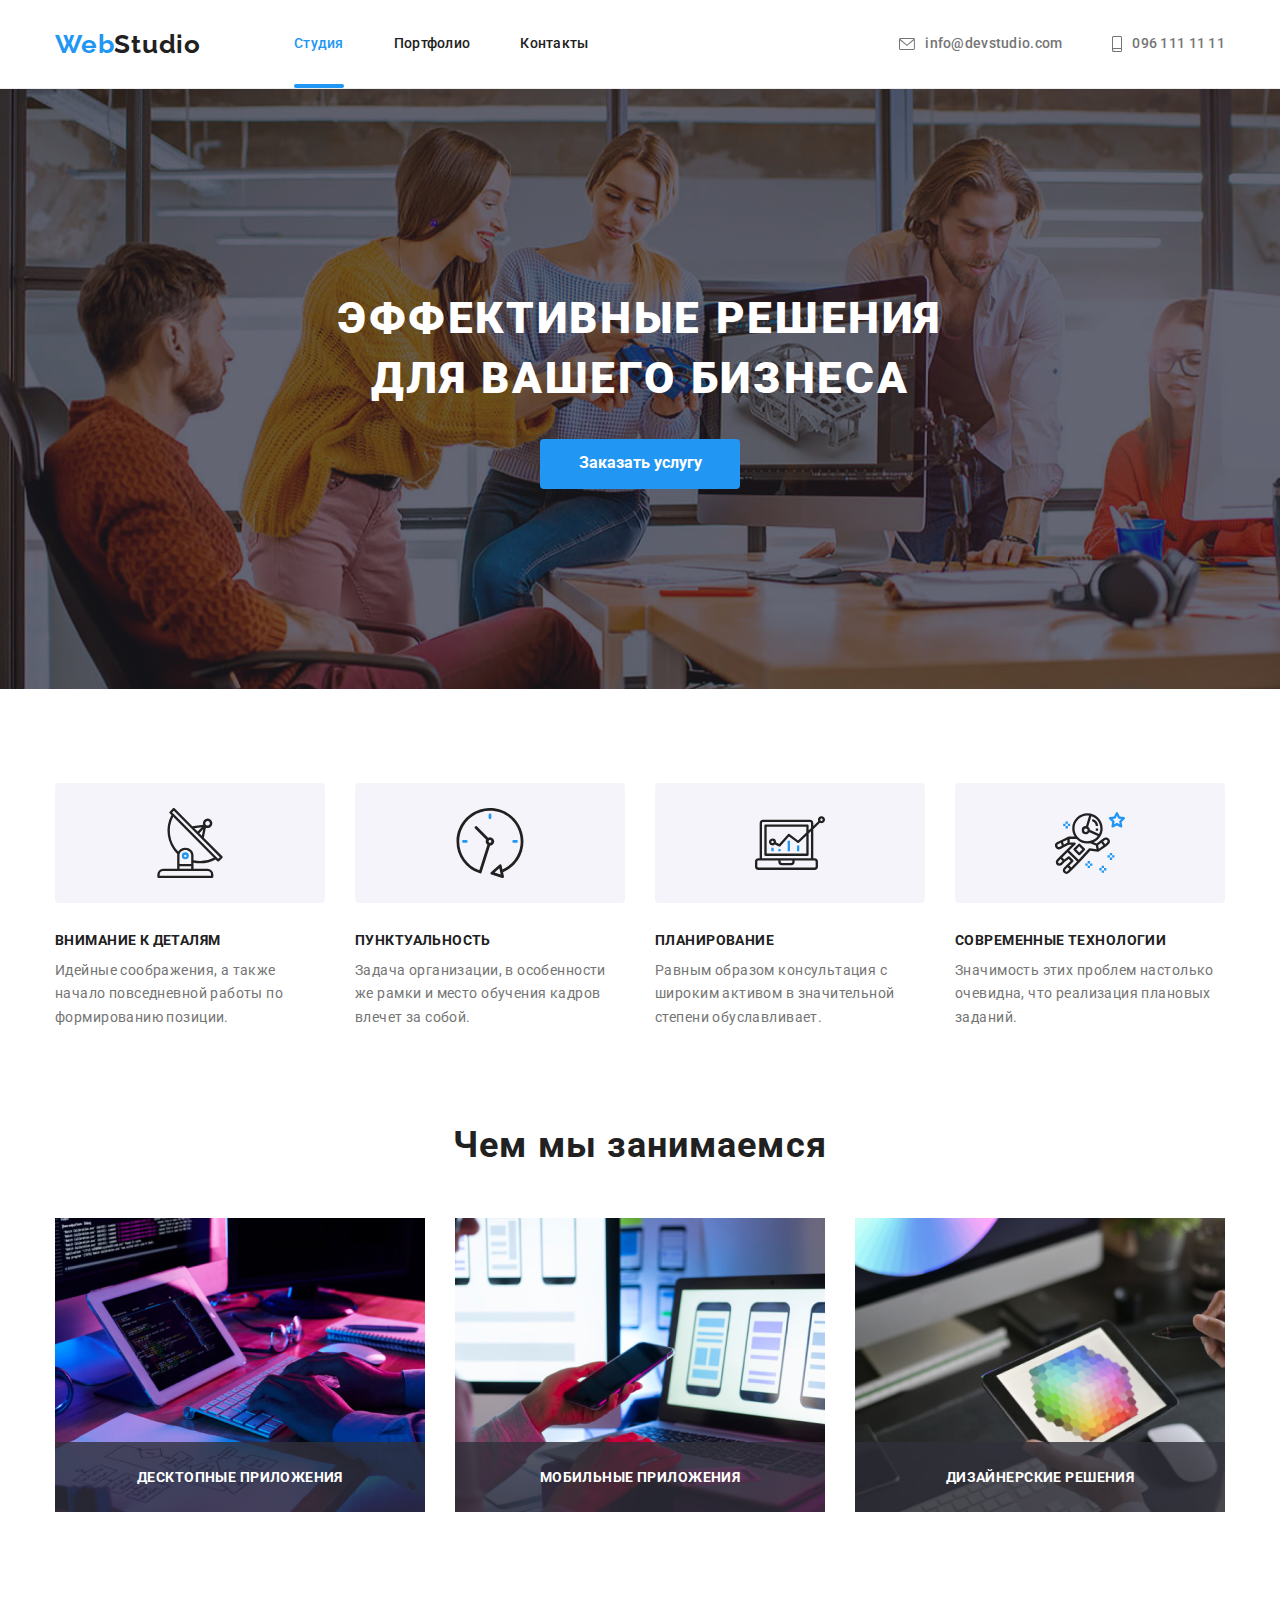
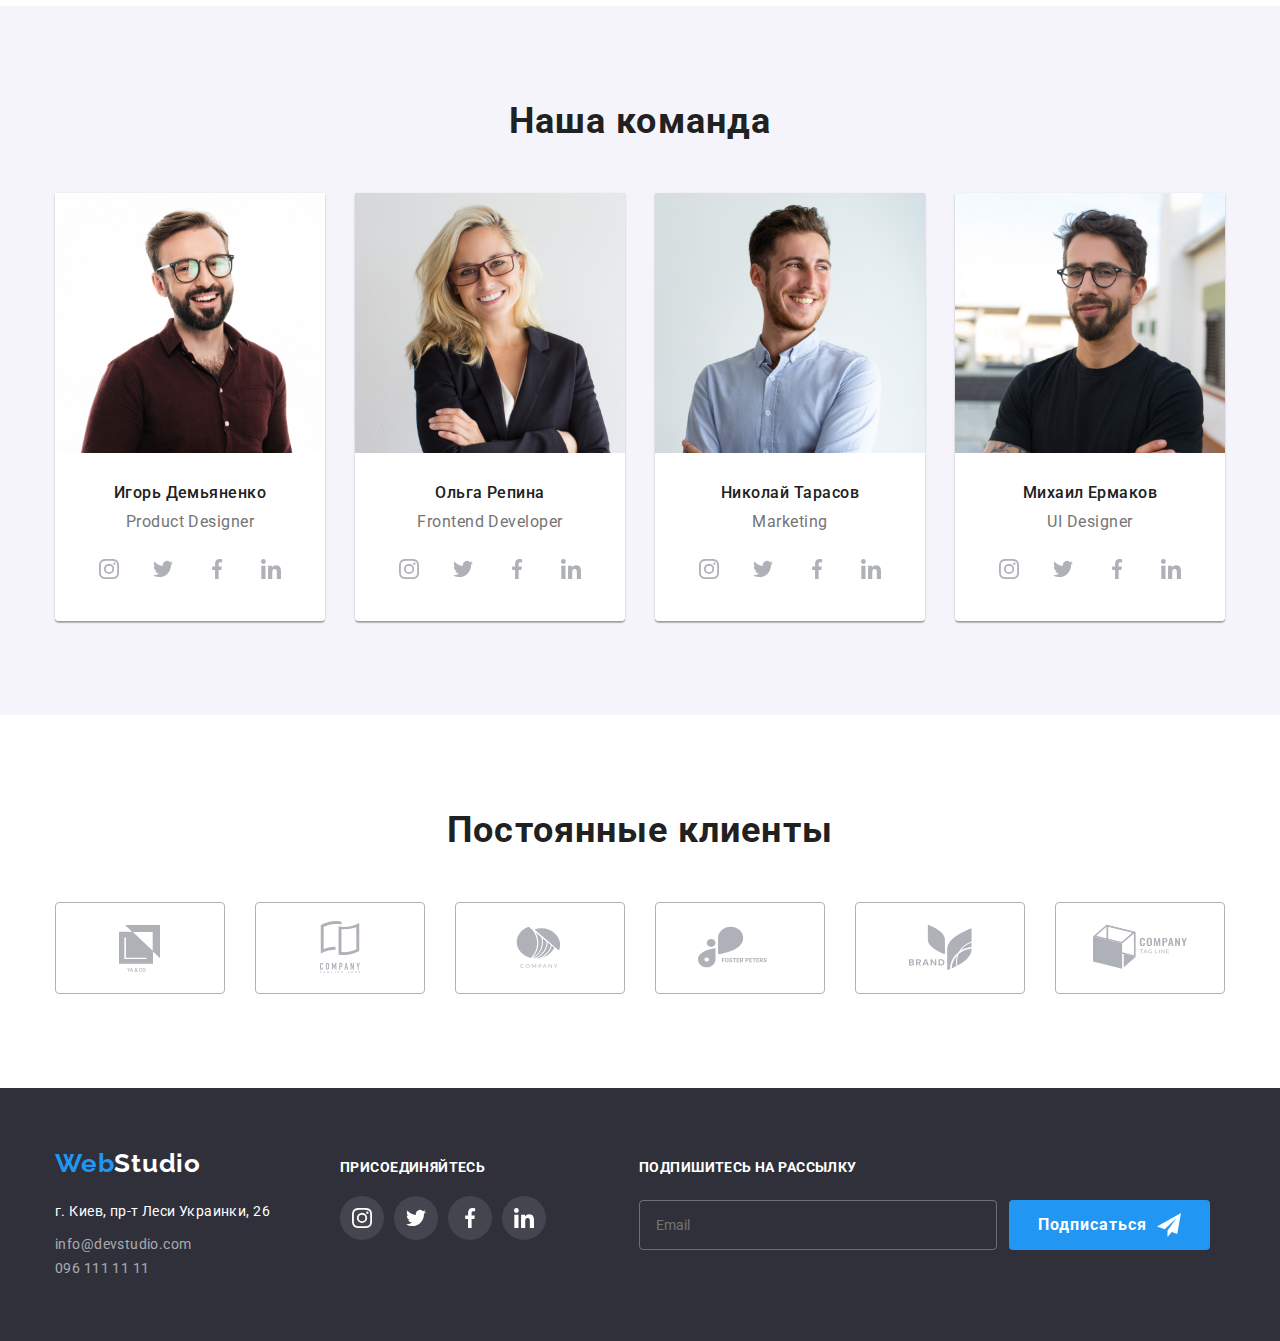
<file: index.html>
<!DOCTYPE html>
<html lang="ru">
  <head>
    <meta charset="UTF-8" />
    <meta name="viewport" content="width=device-width, initial-scale=1.0" />
    <title>Студия</title>
<link rel="stylesheet" href="https://cdnjs.cloudflare.com/ajax/libs/modern-normalize/0.6.0/modern-normalize.min.css" />
<link href="https://fonts.googleapis.com/css2?family=Raleway:wght@700&family=Roboto:wght@400;500;700;900&display=swap"
  rel="stylesheet">
<link rel="stylesheet" href="./css/style.css" />
  </head>
  <body>
    
  <header >
  <div class="container nav-container">
    <nav class="nav-subcontainer">
      <a href="./index.html" class="logo">
        <span>Web</span>Studio
      </a>
      <ul class="site-nav">
        <li><a href="./index.html" class="link curent ">Студия</a></li>
        <li><a href="./portfolio.html" class="link ">Портфолио</a></li>
        <li><a href="" class="link">Контакты</a></li>
  
      </ul>
    </nav>
  
    <ul class="auth-nav">
      <li> 
         
        <a href="mailto:info@devstudio.com" class="link" > 
          <svg class="icon-auth-nav" > 
          <use href="./images/icons.svg#icon-mail"></use>
        </svg>
        info@devstudio.com</a> </li>
      <li> <a href="tel:+0961111111" class="link">
        <svg class="icon-sec-auth-nav">
          <use href="./images/icons.svg#icon-smartphone"></use>
        </svg>
        096 111 11 11</a> </li>
    </ul>
  </div>
  </header>

  <main>
    <!-- Герой -->
    <section class="hero section">
      <div class="container hero-container">
      <h1 class="hero-title" >Эффективные решения для вашего бизнеса</h1>
      <button type="button" class="button-primary" data-modal-open >Заказать услугу</button>  
      </div>
    </section>
<!-- переваги -->
    <section class="section-advantage section">
      <div class="container">
      <ul class="feature list">
        <li class="feature-li">
          <div class="icon-hero-container" >
          <svg class="icon-hero">
            <use href="./images/icons.svg#icon-anten"></use>
          </svg>
          </div>
          <h3  class="title"  >Внимание к деталям</h3>
          <p>
          Идейные соображения, а также начало повседневной работы по формированию позиции.
          </p>
        </li>
 
        <li class="feature-li">
         <div class="icon-hero-container">

          <svg class="icon-hero">
            <use href="./images/icons.svg#icon-time"></use>
          </svg>
          </div>
          <h3 class="title" >Пунктуальность</h3>
          <p>
        Задача организации, в особенности же рамки и место обучения кадров влечет за собой.
          </p>
        </li>

        <li class="feature-li">
         <div class="icon-hero-container">

          <svg class="icon-hero">
            <use href="./images/icons.svg#icon-pc"></use>
          </svg>
          </div>
          <h3 class="title" >Планирование</h3>
          <p>
        Равным образом консультация с широким активом в значительной степени обуславливает.
          </p>
        </li>

        <li class="feature-li">
         <div class="icon-hero-container">

          <svg class="icon-hero">
            <use href="./images/icons.svg#icon-space"></use>
          </svg></div>
          <h3 class="title">Современные технологии</h3>
          <p>
        Значимость этих проблем настолько очевидна, что реализация плановых заданий.
          </p>
        </li>
        </ul>
      </div>
     </section>
    <section class="section-work section">
      <div class="container">
      <h2 class="title-big">Чем мы занимаемся</h2>
    
      <ul class="section-work-list">
        <li>
          <img src="./images/img_01.jpg" alt=" верстка " width="370" height="294" />
        <p class="we-doing-meta">
        Десктопные приложения
        </p>
        </li>
        <li>
          <img src="./images/img_02.jpg" alt="мобильная_версия" width="370" height="294" />
        <p class="we-doing-meta">
Мобильные приложения
        </p>
        </li>
        <li>
          <img src="./images/img_03.jpg" alt="дизайн" width="370" height="294" />
        <p class="we-doing-meta">
Дизайнерские решения
        </p>
        </li>
      </ul>
    </div>
    </section>
<!-- comanda -->
    <section class="section-team section " >
      <div class="container">
      <h2 class="title-big " >Наша команда</h2>
   
      <ul class="section-team-list">
        <li class="section-team-list-li">
          <img src="./images/igor.jpg" alt=" игорь" width="270" height="260" />
          <div class="container-team-li"> 
          <h3 class="title" > Игорь Демьяненко</h3>
          <p class="text">Product Designer
          </p>
          <ul>
            <li class="icon-team-list">
              <a href="" class="icon-team-link">

              <svg class="icon-team">
                <use href="./images/icons.svg#icon-instagram"></use>
              </svg>

              </a>
            </li>
            <li class="icon-team-list">
              <a href="" class="icon-team-link">

                <svg class="icon-team">
                  <use href="./images/icons.svg#icon-twitter"></use>
                </svg>

              </a>
            </li>
            <li class="icon-team-list">
              <a href="" class="icon-team-link">

                <svg class="icon-team">
                  <use href="./images/icons.svg#icon-facebook"></use>
                </svg>

              </a>
            </li>
            <li class="icon-team-list">
              <a href="" class="icon-team-link">

                <svg class="icon-team">
                  <use href="./images/icons.svg#icon-lincedin"></use>
                </svg>

              </a>
            </li>
          </ul>
         
        </div>
        </li>
        <li class="section-team-list-li" >
            <img src="./images/olga.jpg" alt=" ольга" width="270" height="260" />
            <div class="container-team-li" > 
            <h3 class="title" > Ольга Репина</h3>
            <p class="text" >
          Frontend Developer
            </p>
          <ul>
            <li class="icon-team-list">
              <a href="" class="icon-team-link">
          
                <svg class="icon-team">
                  <use href="./images/icons.svg#icon-instagram"></use>
                </svg>
          
              </a>
            </li>
            <li class="icon-team-list">
              <a href="" class="icon-team-link">
          
                <svg class="icon-team">
                  <use href="./images/icons.svg#icon-twitter"></use>
                </svg>
          
              </a>
            </li>
            <li class="icon-team-list">
              <a href="" class="icon-team-link">
          
                <svg class="icon-team">
                  <use href="./images/icons.svg#icon-facebook"></use>
                </svg>
          
              </a>
            </li>
            <li class="icon-team-list">
              <a href="" class="icon-team-link">
          
                <svg class="icon-team">
                  <use href="./images/icons.svg#icon-lincedin"></use>
                </svg>
          
              </a>
            </li>
          </ul>
            </div>
         </li>
            <li class="section-team-list-li" >
              <img src="./images/mykola.jpg" alt="николай" width="270" height="260" />
              <div class="container-team-li">
              <h3 class="title" > Николай Тарасов</h3>
              <p class="text" >
            Marketing
              </p>
          <ul>
            <li class="icon-team-list">
              <a href="" class="icon-team-link">
          
                <svg class="icon-team">
                  <use href="./images/icons.svg#icon-instagram"></use>
                </svg>
          
              </a>
            </li>
            <li class="icon-team-list">
              <a href="" class="icon-team-link">
          
                <svg class="icon-team">
                  <use href="./images/icons.svg#icon-twitter"></use>
                </svg>
          
              </a>
            </li>
            <li class="icon-team-list">
              <a href="" class="icon-team-link">
          
                <svg class="icon-team">
                  <use href="./images/icons.svg#icon-facebook"></use>
                </svg>
          
              </a>
            </li>
            <li class="icon-team-list">
              <a href="" class="icon-team-link">
          
                <svg class="icon-team">
                  <use href="./images/icons.svg#icon-lincedin"></use>
                </svg>
          
              </a>
            </li>
          </ul>
              </div>
            </li>
        <li class="section-team-list-li" >
          <img src="./images/micha.jpg" alt="михаил" width="270" height="260" />
          <div class="container-team-li">
          <h3 class="title" > Михаил Ермаков</h3>
          <p class="text" >UI Designer </p>
          <ul>
            <li class="icon-team-list">
              <a href="" class="icon-team-link">
          
                <svg class="icon-team">
                  <use href="./images/icons.svg#icon-instagram"></use>
                </svg>
          
              </a>
            </li>
            <li class="icon-team-list">
              <a href="" class="icon-team-link">
          
                <svg class="icon-team">
                  <use href="./images/icons.svg#icon-twitter"></use>
                </svg>
          
              </a>
            </li>
            <li class="icon-team-list">
              <a href="" class="icon-team-link">
          
                <svg class="icon-team">
                  <use href="./images/icons.svg#icon-facebook"></use>
                </svg>
          
              </a>
            </li>
            <li class="icon-team-list">
              <a href="" class="icon-team-link">
          
                <svg class="icon-team">
                  <use href="./images/icons.svg#icon-lincedin"></use>
                </svg>
          
              </a>
            </li>
          </ul>
          </div>
        </li>
      </ul>
    </div>
     </section>
     <section class="section section-client">
       <div class="container client-cont">
       <h2 class="title-big" >Постоянные клиенты</h2>
       <ul class="client-list">
         <li> <a class="client-list-link" href=""> 
          <svg class="icon-client">
            <use href="./images/icons.svg#icon-clientone"></use>
          </svg></a>
         </li>
         <li> <a class="client-list-link" href=""> <svg class="icon-client">
          <use href="./images/icons.svg#icon-clienttwo"></use>
        </svg></a>
      </li>
         <li> <a class="client-list-link" href=""> 
          <svg class="icon-client">
            <use href="./images/icons.svg#icon-clientthree"></use>
          </svg></a>
         </li>
         <li> <a class="client-list-link" href=""> 
          <svg class="icon-client">
            <use href="./images/icons.svg#icon-clientfour"></use>
          </svg></a>
         </li>
         <li> <a class="client-list-link" href=""> <svg class="icon-client">
          <use href="./images/icons.svg#icon-clientfive"></use>
        </svg> </a>
      </li>
         <li> <a class="client-list-link" href=""> 
          <svg class="icon-client">
            <use href="./images/icons.svg#icon-clientsix"></use>
          </svg></a>
         </li>
       </ul>
      </div>
     </section>
  </main>

  <!-- fooooot -->

 <footer class="footer ">
  <div class="container footer-container" >
    <div>
<a href="./index.html" class="logo second">
<span>Web</span>Studio
</a>
<address >
  <p class="point">г. Киев, пр-т Леси Украинки, 26</p> 
<ul class="footer-list">

  
  <li>  <a   href="mailto:info@devstudio.com" class="link" > info@devstudio.com</a> </li>
  <li> <a  href="tel:+0961111111"  class="link" >096 111 11 11</a> </li>
</ul>
</address>
</div>
<div class="soclist" >
  <h2 class="final" >присоединяйтесь</h2>
  <ul>
    <li class="icon-team-list">
      <a href="" class="icon-team-link">
  
        <svg class="icon-team">
          <use href="./images/icons.svg#icon-instagram"></use>
        </svg>
  
      </a>
    </li>
    <li class="icon-team-list">
      <a href="" class="icon-team-link">
  
        <svg class="icon-team">
          <use href="./images/icons.svg#icon-twitter"></use>
        </svg>
  
      </a>
    </li>
    <li class="icon-team-list">
      <a href="" class="icon-team-link">
  
        <svg class="icon-team">
          <use href="./images/icons.svg#icon-facebook"></use>
        </svg>
  
      </a>
    </li>
    <li class="icon-team-list">
      <a href="" class="icon-team-link">
  
          <svg class="icon-team">
                  <use href="./images/icons.svg#icon-lincedin"></use>
                </svg>
  
      </a>
    </li>
  </ul>
</div>
<div class="subscribe">
  <span >Подпишитесь на рассылку</span>
  <form class="footer-form">
    <input class="footer-input" type="email" name="email" id="footer_mail" placeholder="Email" > 

    <button   class="btn-subscribe"  type="submit">
      Подписаться
    <svg class="icon-foot">
      <use href="./images/icons.svg#icon-telegram"></use>
    </svg>
     
    </button>
  </form>

</div>
</div>
  </footer>
  <div class="backdrop is-hidden" data-modal>
    <div class="modal">

      <!--кнопка закриття-->

      <button class="modal-btn" type="button" data-modal-close aria-label="Кнопка закрытия">
        <svg class="modal-close" width="18" height="18">
          <use href="./images/icons.svg#icon-close"></use>
        </svg>
      </button>

    <!-- модалка -->

      <div class="modal-input">
    <!-- заголовок -->
      <h2>Оставьте свои данные, мы вам перезвоним</h2>
<form class="contacts-form js-form" autocomplete="off">
  
    <div class="field">
      <input class="contact-input" type="text" name="name" id="name" placeholder=" "/>
       <svg class="icon-team icon-modal">
        <use href="./images/icons.svg#icon-people"></use>
      </svg>
      
      <label class="contact-label" for="name"> Имя </label>
    </div>
    <div class="field">
      <input class="contact-input" type="tel" name="phone" id="phone" placeholder=" " />
      <svg class="icon-team icon-modal">
        <use href="./images/icons.svg#icon-call"></use>
      </svg>
      <label class="contact-label" for="phone"> Телефон </label>
    </div>
    <div class="field">
      <input class="contact-input" type="email" name="email" id="email" placeholder=" " />
      <svg class=" icon-team icon-modal">
        <use href="./images/icons.svg#icon-send"></use>
      </svg>
      <label class="contact-label" for="email"> Почта </label>
    </div>
    <div class="field field-massage">
  <textarea class="contact-message contact-input" name="message" id="message" cols="30" placeholder="Введите текст"></textarea>
  <label class="contact-label" for="message">Комментарий</label>
    </div>
  <label class="privacy">
    <input class="visually-hidden checkbox" type="checkbox" name="checkbox" id="checkbox" />
    <span class="privacy-checkbox">
      <svg class="icon-team">
        <use href="./images/icons.svg#icon-tick"></use>
      </svg>
    </span>
    
    <span class="privacy-text">Соглашаюсь с рассылкой и принимаю</span>
    <a href="" class="privacy-link">Условия договора</a>
  </label>
  <button class="buton send" type="submit">Oтправить</button>
  
</form>
      </div>
  </div>
  </div>
  <script src="./js/modal.js"></script>
  </body> 
  
  </html>
</file>
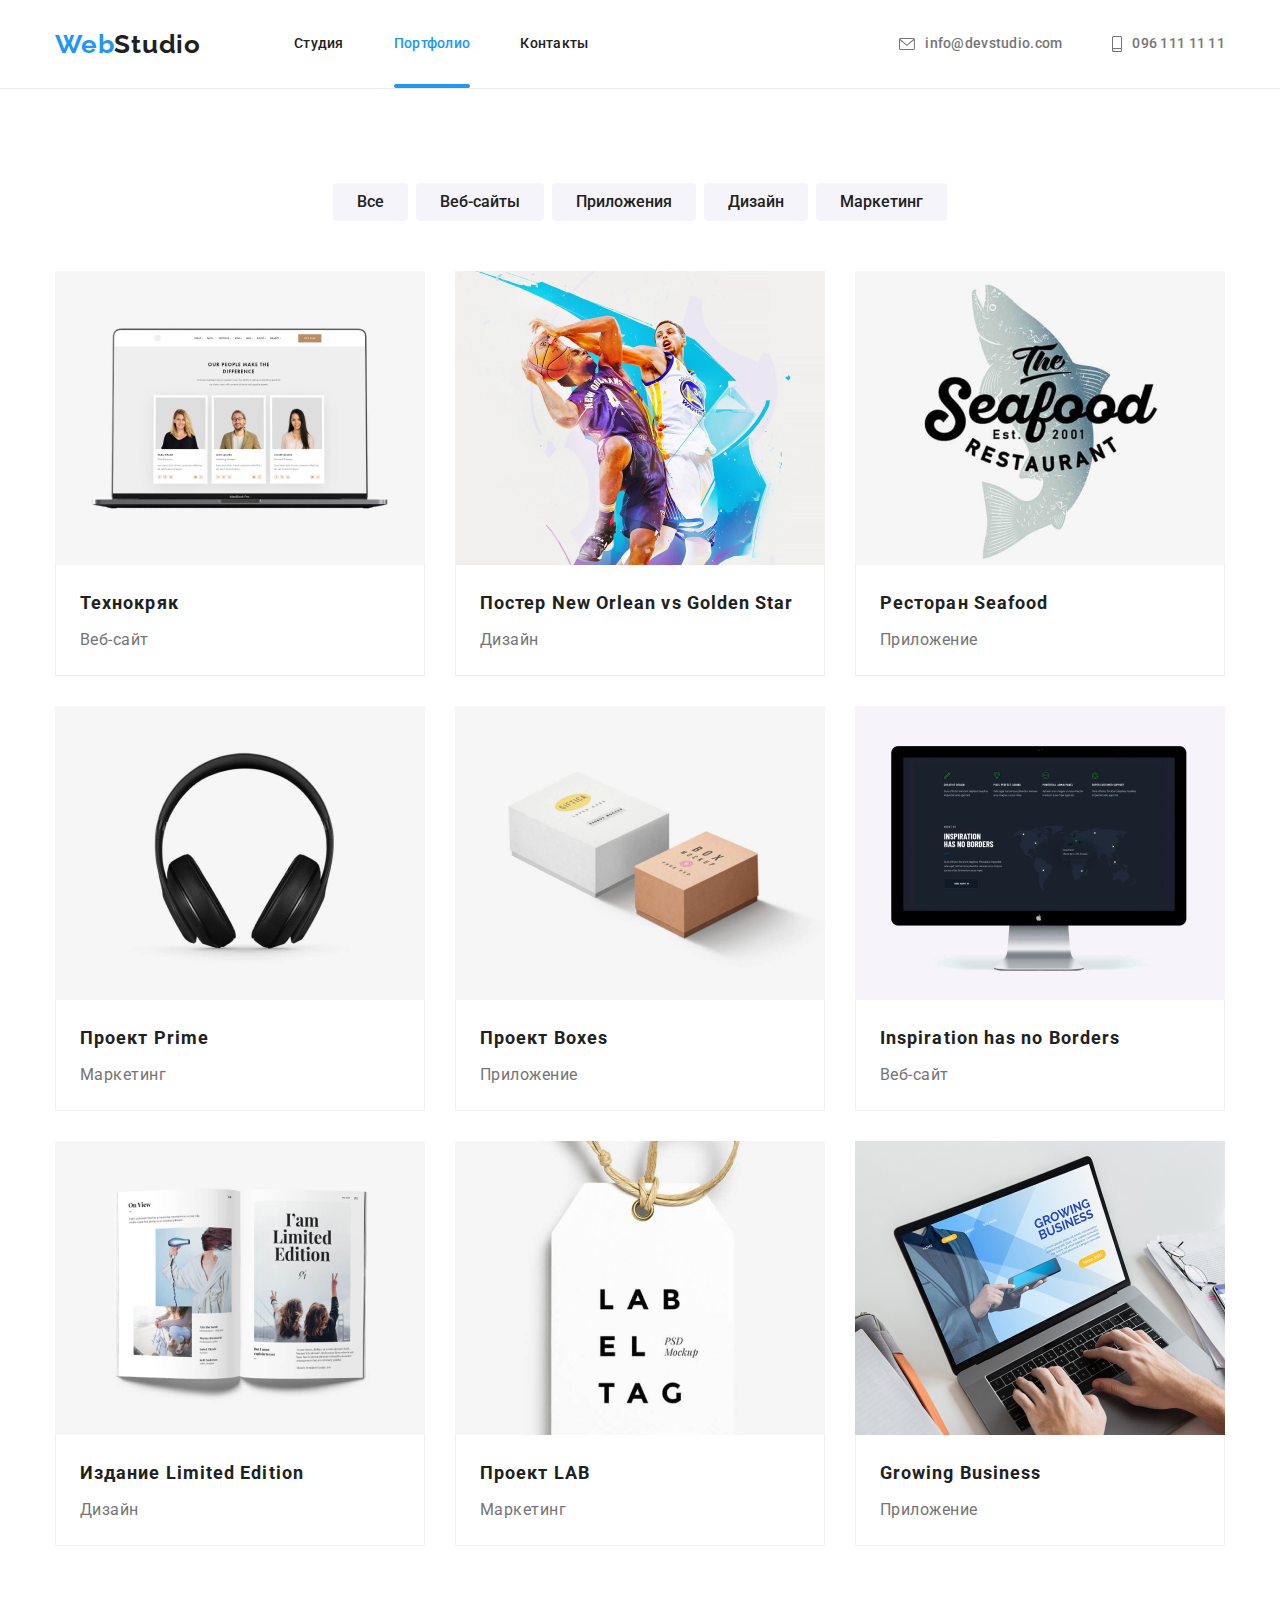
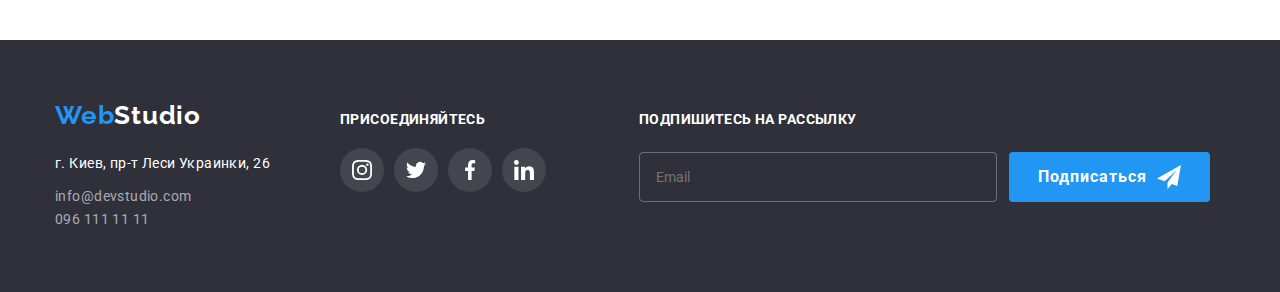
<file: portfolio.html>
<!DOCTYPE html>
<html lang="ru">

<head>
    <meta charset="UTF-8" />
    <meta name="viewport" content="width=device-width, initial-scale=1.0" />
    <title>Портфолио</title>
<link rel="stylesheet" href="https://cdnjs.cloudflare.com/ajax/libs/modern-normalize/0.6.0/modern-normalize.min.css" />
    <link href="https://fonts.googleapis.com/css2?family=Raleway:wght@700&family=Roboto:wght@400;500;700;900&display=swap"
        rel="stylesheet">
        <link rel="stylesheet" href="./css/style.css" />
</head>

<body>

<header>
    <div class="container nav-container">
        <nav class="nav-subcontainer">
            <a href="./index.html" class="logo">
                <span>Web</span>Studio
            </a>
            <ul class="site-nav">
                <li><a href="./index.html" class="link  ">Студия</a></li>
                <li><a href="./portfolio.html" class="link curent">Портфолио</a></li>
                <li><a href="" class="link">Контакты</a></li>

            </ul>
        </nav>

        <ul class="auth-nav">
            <li>

                <a href="mailto:info@devstudio.com" class="link">
                    <svg class="icon-auth-nav">
                        <use href="./images/icons.svg#icon-mail"></use>
                    </svg>
                    info@devstudio.com</a>
            </li>
            <li> <a href="tel:+0961111111" class="link">
                    <svg class="icon-sec-auth-nav">
                        <use href="./images/icons.svg#icon-smartphone"></use>
                    </svg>
                    096 111 11 11</a> </li>
        </ul>
    </div>
</header>
 <!--контент-->
    <main>
 
        <section class="section-example section" >
            <div class="container" >
              <!-- кнопки -->  
            <ul class="example-btn-list" >
                <li> 
                    <button type="button" class="button-secondary" >Все</button>  
                </li>
                <li> 
                    <button type="button" class="button-secondary" >Веб-сайты</button>  
                </li>
                <li> 
                    <button type="button" class="button-secondary" >Приложения</button>  
                </li>
                <li> 
                    <button type="button" class="button-secondary" >Дизайн</button>  
                </li>
                <li> 
                    <button type="button" class="button-secondary" >Маркетинг</button>  
            </li>  
           
            </ul>
<!-- список картинок -->
            <ul class="img-example-list">
                <li class="img-example-item action" >
                 <a class="portfolio-link" href="">
                     <div class="overley-box">
                    <img class="img-example" src="./images/mac.jpg" alt="mac" width="370" height="294">
                    <p class="overley">Технокряк это современная площадка распространения коронавируса. Компании используют эту платформу для цифрового
                    шпионажа и атак на защищённые сервера конкурентов.</p>
                     </div>
                <div class="container-cart">
                    <h2 class="title" >Технокряк</h2>
                    <p class="text" >Веб-сайт</p>
                 </div>
                </a> 
                  
                </li>
                <li class="img-example-item" >
                    <a class="portfolio-link" href="">
<div class="overley-box">
                    <img src="./images/basketball.jpg" alt="basketball" width="370" height="294">
<p class="overley">Технокряк это современная площадка распространения коронавируса. Компании используют эту платформу для цифрового
                    шпионажа и атак на защищённые сервера конкурентов.</p>
                     </div>
                    <div class="container-cart">
   
                    <h2 class="title" >Постер New Orlean vs Golden Star</h2>
                    <p class="text" >Дизайн</p>
                    
                    </div>
                    </a>
                </li>
                <li class="img-example-item" >
                    <a class="portfolio-link" href="">
<div class="overley-box">
                    <img src="./images/shark.jpg" alt="shark" width="370" height="294">
<p class="overley">Технокряк это современная площадка распространения коронавируса. Компании используют эту платформу для цифрового
                    шпионажа и атак на защищённые сервера конкурентов.</p>
                     </div>
                    <div class="container-cart ">
                    <h2 class="title" >Ресторан Seafood</h2>
                    <p class="text" >Приложение</p>
                    
            
                </div>
</a>
                </li>
                <li class="img-example-item" >
                    <a class="portfolio-link" href="">
<div class="overley-box">
                    <img src="./images/headphones.jpg" alt="headphones" width="370" height="294">
<p class="overley">Технокряк это современная площадка распространения коронавируса. Компании используют эту платформу для цифрового
                    шпионажа и атак на защищённые сервера конкурентов.</p>
                     </div>
                    <div class="container-cart">
    
                    <h2 class="title" >Проект Prime</h2>
                    <p class="text" >Маркетинг</p>
                    
                    </div>
                    </a>
                </li>
               
                <li class="img-example-item" >
                 <a class="portfolio-link" href="">    
<div class="overley-box">
                    <img src="./images/box.jpg" alt="box" width="370" height="294">
<p class="overley">Технокряк это современная площадка распространения коронавируса. Компании используют эту платформу для цифрового
                    шпионажа и атак на защищённые сервера конкурентов.</p>
                     </div>
                    <div class="container-cart">
   
                    <h2 class="title" >Проект Boxes</h2>
                    <p class="text" >Приложение</p>
                    
                    </div>
                    </a>
                </li>
                <li class="img-example-item" >
                    <a class="portfolio-link" href="">
                       <div class="overley-box"> 
                    <img src="./images/imac.jpg" alt="imac" width="370" height="294">
<p class="overley">Технокряк это современная площадка распространения коронавируса. Компании используют эту платформу для цифрового
                    шпионажа и атак на защищённые сервера конкурентов.</p>
                     </div>
                    <div class="container-cart">
                    <h2 class="title" >Inspiration has no Borders</h2>
                    <p class="text" >Веб-сайт</p>
                    
                    </div>
                    </a>
                </li>
                <li class="img-example-item" >
                    <a class="portfolio-link" href=""> 
<div class="overley-box">
                    <img src="./images/journal.jpg" alt="journal" width="370" height="294">
<p class="overley">Технокряк это современная площадка распространения коронавируса. Компании используют эту платформу для цифрового
                    шпионажа и атак на защищённые сервера конкурентов.</p>
                     </div>
                    <div class="container-cart">
   
                    <h2 class="title" >Издание Limited Edition</h2>
                    <p class="text" >Дизайн</p>
                    
                    </div>
                    </a>
                </li>
                <li class="img-example-item" >
                    <a class="portfolio-link" href="">
<div class="overley-box">
                    <img src="./images/tag.jpg" alt="tag" width="370" height="294">
<p class="overley">Технокряк это современная площадка распространения коронавируса. Компании используют эту платформу для цифрового
                    шпионажа и атак на защищённые сервера конкурентов.</p>
                     </div>
                    <div class="container-cart">
    
                    <h2 class="title" >Проект LAB</h2>
                    <p class="text" >Маркетинг</p>
                    
                    </div>
                    </a>
                </li>
                <li class="img-example-item" >
                    <a class="portfolio-link" href="">
                     <div class="overley-box">   
                    <img src="./images/workproces.jpg" alt="workproces" width="370" height="294">
<p class="overley">Технокряк это современная площадка распространения коронавируса. Компании используют эту платформу для цифрового
                    шпионажа и атак на защищённые сервера конкурентов.</p>
                     </div>
                    <div class="container-cart">
    
                    <h2 class="title" >Growing Business</h2>
                    <p class="text" >Приложение</p>
    
                    </div>
                  </a>  
                </li>

            </ul>
             </div>

        </section>


    </main>

<!-- футер -->
    <footer class="footer ">
        <div class="container footer-container">
            <div>
                <a href="./index.html" class="logo second">
                    <span>Web</span>Studio
                </a>
                <address>
                    <p class="point">г. Киев, пр-т Леси Украинки, 26</p>
                    <ul class="footer-list">
    
    
                        <li> <a href="mailto:info@devstudio.com" class="link"> info@devstudio.com</a> </li>
                        <li> <a href="tel:+0961111111" class="link">096 111 11 11</a> </li>
                    </ul>
                </address>
            </div>
            <div class="soclist">
                <h2 class="final">присоединяйтесь</h2>
                <ul>
                    <li class="icon-team-list">
                        <a href="" class="icon-team-link">
    
                            <svg class="icon-team">
                                <use href="./images/icons.svg#icon-instagram"></use>
                            </svg>
    
                        </a>
                    </li>
                    <li class="icon-team-list">
                        <a href="" class="icon-team-link">
    
                            <svg class="icon-team">
                                <use href="./images/icons.svg#icon-twitter"></use>
                            </svg>
    
                        </a>
                    </li>
                    <li class="icon-team-list">
                        <a href="" class="icon-team-link">
    
                            <svg class="icon-team">
                                <use href="./images/icons.svg#icon-facebook"></use>
                            </svg>
    
                        </a>
                    </li>
                    <li class="icon-team-list">
                        <a href="" class="icon-team-link">
    
                            <svg class="icon-team">
                                <use href="./images/icons.svg#icon-lincedin"></use>
                            </svg>
    
                        </a>
                    </li>
                </ul>
            </div>
            <div class="subscribe">
                <span>Подпишитесь на рассылку</span>
                <form class="footer-form">
                    <label for="footer_mail"></label>
                    <input class="footer-input" type="email" name="email" id="footer_mail" placeholder="Email">
                    <button class="btn-subscribe" type="submit">
                        Подписаться
                        <svg class="icon-foot">
                            <use href="./images/icons.svg#icon-telegram"></use>
                        </svg>
    
                    </button>
                </form>
    
            </div>
        </div>
    </footer>
    </body>
    
    </html>
</file>
<file: css/style.css>
html {
  box-sizing: border-box;
}

*,
*::before,
*::after {
  box-sizing: inherit;
}

h1,
h2,
h3,
h4,
h5,
h6,
p,
ul,
link {
  margin: 0;
}
img {
  display: block;
  max-width: 100%;
  /* margin: 0; */
}

:root {
  --primary-text-color: #212121;
  --title-text-color: #757575;
  --accent-color: #2196f3;
  --primary-bacground-color: #e5e5e5;
  --secondary-bacground-color: #2f303a;
  --special: #ffffff99;
}

body {
  background-color: #fff;
  color: var(--primary-text-color);
  font-family: Roboto, sans-serif;
  font-style: normal;
  font-weight: normal;
  font-size: 14px;
  line-height: 1.71;
  letter-spacing: 0.03em;
}
.section {
  padding: 94px 0 0 0;
}
.container {
  margin: 0 auto;
  width: 1200px;
  padding: 0 15px;
  /* outline: 2px solid tomato; */
}
header {
  background-color: #ffffff;
}
li {
  list-style-type: none;
}
a {
  text-decoration: none;
}
/* header */
header {
  border-bottom: 1px solid #ececec;
}
/* nav */
.nav-container {
  display: flex;
  align-items: center;
  /* min-height: 80px; */
}
.nav-subcontainer {
  display: flex;
  align-items: center;
}

/* ЛОГО */
.logo {
  margin-right: 93px;
  color: var(--primary-text-color);
  font-family: Raleway;
  font-weight: bold;
  font-size: 26px;
  line-height: 1.19;
  letter-spacing: 0.03em;
}
.second {
  color: white;
}
span {
  color: var(--accent-color);
}

.site-nav {
  display: flex;
  /* margin-right: 331px; */
  padding: 0;
}
.site-nav li {
  display: block;
  /* padding: 34px 0; */
  margin-right: 50px;
}
.site-nav li:last-child {
  margin-right: 0;
}
.auth-nav li {
  margin-right: 50px;
}
.auth-nav li:last-child {
  margin-right: 0;
}

.site-nav .link {
  display: block;
  font-weight: 500;
  line-height: 1, 14;
  letter-spacing: 0.02em;
  color: var(--primary-text-color);
  padding: 32px 0;
  transition: color 250ms cubic-bezier(0.4, 0, 0.2, 1);
}
.site-nav .link.curent {
  color: var(--accent-color);
  position: relative;
  transition: color 250ms cubic-bezier(0.4, 0, 0.2, 1),
    fill 250ms cubic-bezier(0.4, 0, 0.2, 1);
}

.curent::after {
  position: absolute;
  left: 0;
  bottom: 0;
  content: "";
  width: 100%;
  height: 4px;
  display: block;
  text-decoration: overline;
  background-color: var(--accent-color);
  border-radius: 2px;
}

.site-nav .link:hover,
.site-nav .link:focus {
  color: var(--accent-color);
  fill: var(--accent-color);
}
.auth-nav {
  display: flex;
  margin-left: auto;
  padding: 0;
  align-items: center;
  transition: color 250ms cubic-bezier(0.4, 0, 0.2, 1);
}

.auth-nav .link {
  display: flex;
  align-items: center;
  color: var(--title-text-color);
  font-weight: 500;
  line-height: 1, 14;
  letter-spacing: 0.02em;
  transition: color 250ms cubic-bezier(0.4, 0, 0.2, 1);
}
.icon-auth-nav {
  width: 16px;
  height: 12px;
  fill: currentColor;
  margin-right: 10px;
  transition: fill 250ms cubic-bezier(0.4, 0, 0.2, 1);
}

.icon-sec-auth-nav {
  width: 10px;
  height: 16px;
  fill: currentColor;
  margin-right: 10px;
  /* transition: fill 250ms cubic-bezier(0.4, 0, 0.2, 1); */
}
.icon-sec-auth-nav:hover,
.icon-sec-auth-nav:focus {
  fill: var(--accent-color);
}
.auth-nav li:hover,
.auth-nav li:focus {
  color: var(--accent-color);
}

.auth-nav .link:hover,
.auth-nav .link:focus {
  color: var(--accent-color);
}

/*герой*/
.hero {
  background-color: var(--secondary-bacground-color);
  background-image: linear-gradient(
      rgba(47, 48, 58, 0.4),
      rgba(47, 48, 58, 0.4)
    ),
    url(../images/background.jpg);
  background-color: var(--secondary-bacground-color);
  max-width: 1600px;
  background-size: cover;
  margin: 0 auto;
  text-align: center;
  padding: 200px 0;
  background-repeat: no-repeat;
}

.hero-title {
  max-width: 696px;
  color: #ffffff;
  font-weight: 900;
  font-size: 44px;
  line-height: 1.36;
  letter-spacing: 0.06em;
  margin: 0 auto;
  margin-bottom: 30px;
  text-transform: uppercase;
}
/* 1 КНОПКА */
.button-primary {
  align-self: center;
  width: 200px;
  min-height: 50px;
  padding: 10px 32px;
  border: 2px solid transparent;
  border-radius: 3px;
  cursor: pointer;
  background-color: var(--accent-color);
  color: #ffffff;
  border-radius: 4px;
  font-weight: bold;
  font-size: 16px;
  line-height: 1, 9;
}

/*2knopka*/
.button-secondary {
  /* width: 200px; */
  min-height: 38px;
  padding: 6px 22px;
  /* margin-left: 8px; */
  border: 2px solid transparent;
  cursor: pointer;
  background-color: #f5f4fa;
  border-radius: 4px;
  color: var(--primary-text-color);
  font-family: Roboto;
  font-weight: 500;
  font-size: 16px;
  line-height: 1.16;
  transition: background-color 250ms cubic-bezier(0.4, 0, 0.2, 1),
    color 250ms cubic-bezier(0.4, 0, 0.2, 1),
    box-shadow 250ms cubic-bezier(0.4, 0, 0.2, 1);
}
.button-secondary:hover,
.button-secondary:focus {
  background-color: var(--accent-color);
  color: #ffffff;
  box-shadow: 0px 2px 2px 0px #0000001f, 0px 1px 2px 0px #00000014,
    0px 3px 1px 0px #0000001a;
}
/* main  1 */
/* СПИСОК ПРИИМУЩЕСТВ */

.feature {
  display: flex;
  padding: 0;
  /* margin: 94px 30px 94px 0; */
}
.icon-hero-container {
  display: flex;
  justify-content: center;
  align-items: center;
  width: 270px;
  height: 120px;
  border-radius: 4px;
  background-color: #f5f4fa;
  /* text-align: center; */
  /* padding-top: 27px; */
  margin-bottom: 30px;
}
.icon-hero {
  width: 70px;
  height: 70px;
}
.feature .title {
  font-size: 14px;
  line-height: 1.14;
  letter-spacing: 0.03em;
  text-transform: uppercase;
  color: var(--primary-text-color);
  margin-bottom: 10px;
  max-width: 270px;
}
.feature li:not(:last-child) {
  margin-right: 30px;
}
.feature p {
  max-width: 270px;
}

/* chto my delaem */

/* БОЛЬШОЙ ЗАГОЛОВОК */

.title-big {
  margin-bottom: 50px;
  font-weight: bold;
  font-size: 36px;
  line-height: 1.2;
  text-align: center;
  letter-spacing: 0.03em;
}
/* СПИСОК ПРИИМУЩЕСТВ */
.section-work {
  padding-bottom: 94px;
}

.section-work-list {
  /* position: relative; */
  display: flex;
  padding: 0;
  /* justify-content: center; */
}
.section-work-list li:not(:last-child) {
  margin-right: 30px;
}

.section-work-list li {
  position: relative;
}

.we-doing-meta {
  position: absolute;
  bottom: 0%;
  left: 0%;
  width: 100%;
  height: 70px;
  text-align: center;
  background-color: rgba(47, 48, 58, 0.8);
  padding: 27px 0;

  font-weight: 700;
  font-size: 14px;
  line-height: 16px;
  letter-spacing: 0.03em;
  text-transform: uppercase;
  color: #fff;
  z-index: 9999;
}

/* настуана секция з окмандою--------------------------------- */
.section-advantage .title {
  font-weight: bold;
  font-size: 14px;
  line-height: 1.14;
  letter-spacing: 0.03em;
  text-transform: uppercase;
  color: var(--primary-text-color);
}
.section-advantage {
  font-weight: 400;
  color: var(--title-text-color);
}
/* КОМАНДА */
.section-team {
  background-color: #f5f4fa;
  padding: 94px 15px;

  /* margin: 0 15px; */
}

.section-team-list {
  display: flex;
  /* width: 270px; */
  /* height: 368px; */
  padding: 0;
  margin-right: -30px;
  /* justify-content: center; */
}

.section-team-list-li {
  background-color: #ffffff;
  margin-right: 30px;
  border-bottom-right-radius: 4px;
  border-bottom-left-radius: 4px;
  box-shadow: 0px 2px 1px 0px #00000033, 0px 1px 1px 0px #00000024,
    0px 1px 3px 0px #0000001f;
}
.section-team-list img {
  max-width: none;
  /* padding: 60 px 0; */
}

.section-team .title {
  text-align: center;
  font-weight: 500;
  font-size: 16px;
  line-height: 1.19;
  letter-spacing: 0.03em;
}
.section-team .text {
  margin-top: 10px;
  text-align: center;
  font-size: 16px;
  line-height: 1.19;
  letter-spacing: 0.03em;
  color: var(--title-text-color);
}
/* posilanya na socseti */
.section-team-list-li ul {
  display: flex;
  margin-top: 16px;
  padding: 0;
}

.icon-team-list:not(:last-child) {
  margin-right: 10px;
}

.icon-team-link {
  display: flex;
  justify-content: center;
  align-items: center;
  /* padding-top: 12px; */

  width: 44px;
  height: 44px;
  background-color: inherit;
  color: #afb1b8;
  transition: background-color 250ms cubic-bezier(0.4, 0, 0.2, 1),
    color 250ms cubic-bezier(0.4, 0, 0.2, 1);
  border-radius: 35px;
}

.icon-team {
  width: 20px;
  height: 20px;
  fill: currentColor;
}

.icon-team-link:hover,
.icon-team-link:focus {
  color: #fff;
  background-color: var(--accent-color);
  border-radius: 35px;
  cursor: pointer;
}

.container-team-li {
  padding: 30px 32px;
  background: #fff;
  border-bottom-right-radius: 4px;
  border-bottom-left-radius: 4px;
}
.section-client {
  padding: 94px 0;
}

.client-list {
  display: flex;

  /* justify-content: space-between; */
  padding: 0;
}
.client-list li:not(:last-child) {
  margin-right: 30px;
}

.client-list-link {
  display: flex;
  align-items: center;
  justify-content: center;
  width: 170px;
  height: 92px;
  border: 1px solid #afb1b8;
  box-sizing: border-box;
  border-radius: 4px;
  color: #afb1b8;
  transition: color 250ms cubic-bezier(0.4, 0, 0.2, 1),
    border-color 250ms cubic-bezier(0.4, 0, 0.2, 1);
}

.icon-client {
  width: 106px;
  height: 60px;

  fill: currentColor;
  /* border: 1px solid #afb1b8;
  box-sizing: border-box;
  border-radius: 4px; */
}

.client-list-link:hover,
.client-list-link:focus {
  color: var(--accent-color);
  border-color: var(--accent-color);
  cursor: pointer;
}

/* main  2 */
.section-example {
  padding-bottom: 94px;
}
.example-btn-list {
  display: flex;
  justify-content: center;
  margin-bottom: 50px;

  /* padding-bottom: 16px; */
  padding-left: 0px;
}

.example-btn-list li:not(:first-child) {
  margin-left: 8px;
}

.img-example-list {
  /* position: relative;   */
  display: flex;
  flex-wrap: wrap;
  /* gap: 30px; */
  margin-right: -30px;
  margin-bottom: -30px;

  padding-inline-start: 0;
}

.portfolio-link {
  /* position: relative; */
  display: block;
  /* border: 1px solid #eeeeee; */
  /* padding: 20px 24px; */
  border-top: none;
  transition: box-shadow 250ms cubic-bezier(0.4, 0, 0.2, 1),
    transform 250ms cubic-bezier(0.4, 0, 0.2, 1);
}
.container-cart {
  padding: 20px 24px;
  border: 1px solid #eeeeee;
  border-top: none;
}

.portfolio-link:hover,
.portfolio-link:focus {
  box-shadow: 1px 4px 6px 0px #00000029, 0px 4px 4px 0px #0000000f,
    0px 1px 1px 0px #0000001f;
}

/* .action {
  display: inline-block;
  content: "";
  position: absolute;
  top: 0;
  left: 0;
  width: 100%;
  height: 73%;
  background-color: rgba(33, 150, 243, 0.9);
  transform: translateX(-100%);
} */

.portfolio-link:hover .overley {
  transform: translatey(0%);
}
.overley-box {
  position: relative;
  overflow: hidden;
}
.overley {
  display: inline-block;
  content: "";
  position: absolute;
  top: 0;
  left: 0;
  width: 100%;
  height: 100%;

  transform: translatey(100%);
  opacity: 0;
  transition: transform 250ms cubic-bezier(0.4, 0, 0.2, 1);
}
.overley {
  color: #fff;
  background-color: rgba(33, 150, 243, 0.9);
  padding: 63px 24px;
  margin: 0;
  font-size: 18px;
  line-height: 1.56;
  letter-spacing: 0.3;
}
.portfolio-link:hover .overley {
  transform: translatey(0%);
  opacity: 1;
}
.img-example-item {
  /* position: relative; */
  background: #fff;
  width: 370px;
  margin-right: 30px;
  margin-bottom: 30px;
}

.section-example a {
  color: #212121;
}
.section-example .title {
  /* padding: 20px 24px 4px; */
  font-weight: bold;
  font-size: 18px;
  line-height: 2;
  letter-spacing: 0.06em;
}

.section-example .text {
  margin-top: 4px;
  font-size: 16px;
  line-height: 1.87;
  letter-spacing: 0.03em;
  color: var(--title-text-color);
}
/* futer */
footer {
  padding: 60px 0;
}
.footer-container {
  /* padding: 0 15px; */
  display: flex;
  align-items: baseline;
}
address {
  margin-top: 20px;
}
footer li {
  font-style: normal;
  list-style-type: none;
}

.footer a {
  margin: 0;
}
.footer {
  background-color: var(--secondary-bacground-color);
}
.point {
  color: #ffffff;
  font-weight: 400;
  font-style: normal;
}
.footer-list {
  padding: 0;
  margin-top: 9px;
}

.footer-list .link {
  color: var(--special);
  font-weight: 400;
  transition: color 250ms cubic-bezier(0.4, 0, 0.2, 1);
}

.footer-list .link:hover,
.footer-list .link:focus {
  color: var(--accent-color);
}
.soclist {
  margin-left: 70px;
}
.soclist ul {
  margin-top: 20px;
  padding: 0;
  display: flex;
}
.final {
  font-weight: bold;
  font-size: 14px;
  line-height: 1.14;
  letter-spacing: 0.03em;
  text-transform: uppercase;
  color: #fff;
}

.soclist .icon-team {
  fill: #fff;
  /* background-color: rgba(255, 255, 255, 0.1); */
}

.soclist .icon-team-link {
  background-color: rgba(255, 255, 255, 0.1);
  border-radius: 35px;
  transition: background-color 250ms cubic-bezier(0.4, 0, 0.2, 1);
}

.soclist .icon-team-link:focus,
.soclist .icon-team-link:hover {
  background-color: var(--accent-color);
}
/* ======== MODAL ======== */
.backdrop {
  position: fixed;
  top: 0;
  width: 100vw;
  height: 100vh;
  background-color: rgba(0, 10, 0, 0.2);
  z-index: 9999;
  opacity: 1;
  transition: opacity 400ms cubic-bezier(0.4, 0, 0.2, 1);
}
.modal {
  position: absolute;
  top: 50%;
  left: 50%;
  transform: translate(-50%, -50%);
  width: 528px;
  min-height: 581px;
  background-color: #fff;
  border-radius: 10px;
  /* padding: 40px; */
}

.modal-input {
  margin: 40px;
}
.modal-btn {
  display: flex;
  justify-content: center;
  align-items: center;
  width: 30px;
  height: 30px;
  position: absolute;
  top: 8px;
  right: 8px;
  border: 1px solid rgba(0, 0, 0, 0.1);
  border-radius: 50%;
  background-color: transparent;
  cursor: pointer;
  padding: 0;
}
.modal-btn:hover,
.modal-btn:focus {
  color: var(--accent-color);
}
.modal-close {
  fill: currentColor;
}
/* .modal-close:hover,
.modal-close:focus {
  fill: var(--accent-color);
} */
.is-hidden {
  visibility: none;
  opacity: 0;
  pointer-events: none;
  transition: opacity 400ms cubic-bezier(0.4, 0, 0.2, 1);
}
/* -----------formi----------------------- */
.modal h2 {
  font-size: 20px;
  line-height: 23px;
  letter-spacing: 0.03em;
  text-align: center;
  margin-bottom: 30px;
}
.contacts-form {
  display: flex;
  flex-direction: column;
}
.field {
  position: relative;
}

.field {
  margin-bottom: 28px;
}
.field-massage {
  margin-bottom: 0;
}
.contact-label {
  position: absolute;
  top: 0;
  left: 0;
  transform: translateY(-110%);
  font-size: 12px;
  line-height: 1.16;
  letter-spacing: 1%;
  /* text-transform: uppercase; */
  color: var(--title-text-color);
  /* transition: transform 250ms ease-in, color 250ms ease-in; */
}
.contact-input {
  height: 40px;
  width: 100%;
  padding: 12px 0 12px 42px;
  background-color: transparent;
  outline: transparent;
  border: 1px solid #21212133;
  border-radius: 4px;

  color: var(--title-text-color);
  transition: border-color 250ms cubic-bezier(0.4, 0, 0.2, 1);
}

.contact-message {
  display: block;
  height: 120px;
  width: 450px;
  margin-bottom: 20px;
  padding: 12px 16px;
  color: var(--title-text-color);
  background-color: transparent;
  /* outline: transparent;
  outline: 1px solid #21212133; */
  border-radius: 4px;
  resize: none;
}

.contact-message::placeholder {
  color: rgba(117, 117, 117, 0.5);
}
.privacy {
  display: flex;
  align-items: center;
  margin: 0 12px 30px;
  /* font-family: Roboto; */
  font-size: 14px;
  /* font-style: normal; */
  font-weight: 400;
  line-height: 1, 7;
  letter-spacing: 0.03em;
  text-align: left;
}
.visually-hidden {
  position: absolute;
  width: 1px;
  height: 1px;
  margin: -1px;
  padding: 0;
  overflow: hidden;
  border: 0;
  clip: rect(0 0 0 0);
}

.privacy-checkbox {
  display: block;
  position: relative;
  margin-right: 10px;
  width: 16px;
  height: 16px;
  background-color: #fff;
  border-radius: 4px;
  /* padding: 0; */
  background-repeat: no-repeat;
  background-position: center;
  cursor: pointer;
  outline: 2px solid var(--primary-text-color);

  transition: background-color 250ms cubic-bezier(0.4, 0, 0.2, 1);
}
.privacy .icon-team {
  position: absolute;
  top: 20%;
  left: 15%;
}
.checkbox:checked + .privacy-checkbox {
  outline: 2px solid var(--accent-color);
  background-color: var(--accent-color);
}

.privacy-text {
  margin-right: 1px;
  color: var(--title-text-color);
}
.privacy-link {
  color: var(--accent-color);
  text-decoration: underline;
}

.icon-modal {
  position: absolute;
  top: 14px;
  left: 14px;
  fill: var(--primary-text-color);
  /* fill: currentColor; */
  border: transparent;
  transition: fill 250ms cubic-bezier(0.4, 0, 0.2, 1);
}
.contact-input:hover,
.contact-input:focus,
.contact-input:focus-within {
  border-color: var(--accent-color);
  fill: var(--accent-color);
}
.contact-input:hover + .icon-modal,
.contact-input:focus + .icon-modal,
.contact-input:focus-within + .icon-modal {
  border-color: var(--accent-color);
  fill: var(--accent-color);
}

.send {
  margin: 0 auto;
  width: 200px;
  height: 50px;
  color: #fff;
  background-color: var(--accent-color);
  border: transparent;
  border-radius: 4px;
  cursor: pointer;
  box-shadow: 0px 4px 4px 0px #00000026;
  transition: background-color 250ms cubic-bezier(0.4, 0, 0.2, 1);

  font-size: 16px;
  font-style: normal;
  font-weight: 700;
  line-height: 30px;
  letter-spacing: 0.06em;
  text-align: center;
}
.send:hover,
.send:focus {
  background-color: #188ce8;
}
/* -------------------------------dop do futer------------ */
.subscribe {
  margin-left: 93px;
}
.subscribe span {
  font-weight: bold;
  font-size: 14px;
  line-height: 1.14;
  letter-spacing: 0.03em;
  text-transform: uppercase;
  color: #fff;
  /* margin-bottom: 20px; */
}

.footer-form {
  margin-top: 20px;

  display: flex;
}

.footer-input {
  width: 358px;
  height: 50px;
  background-color: inherit;

  outline: transparent;
  border: 1px solid #ffffff4d;
  border-radius: 4px;
  margin-right: 12px;
  padding: 15px 16px;
  color: var(--title-text-color);
}

.btn-subscribe {
  display: flex;
  justify-content: center;
  align-items: center;
  padding: 10px 29px;
  color: #fff;
  font-size: 16px;
  font-weight: 700;
  line-height: 30px;
  letter-spacing: 0.06em;
  text-align: center;

  background-color: var(--accent-color);
  border: transparent;
  border-radius: 4px;
}
.icon-foot {
  margin-left: 10px;
  width: 24px;
  height: 24px;
}
@import "";
</file>
